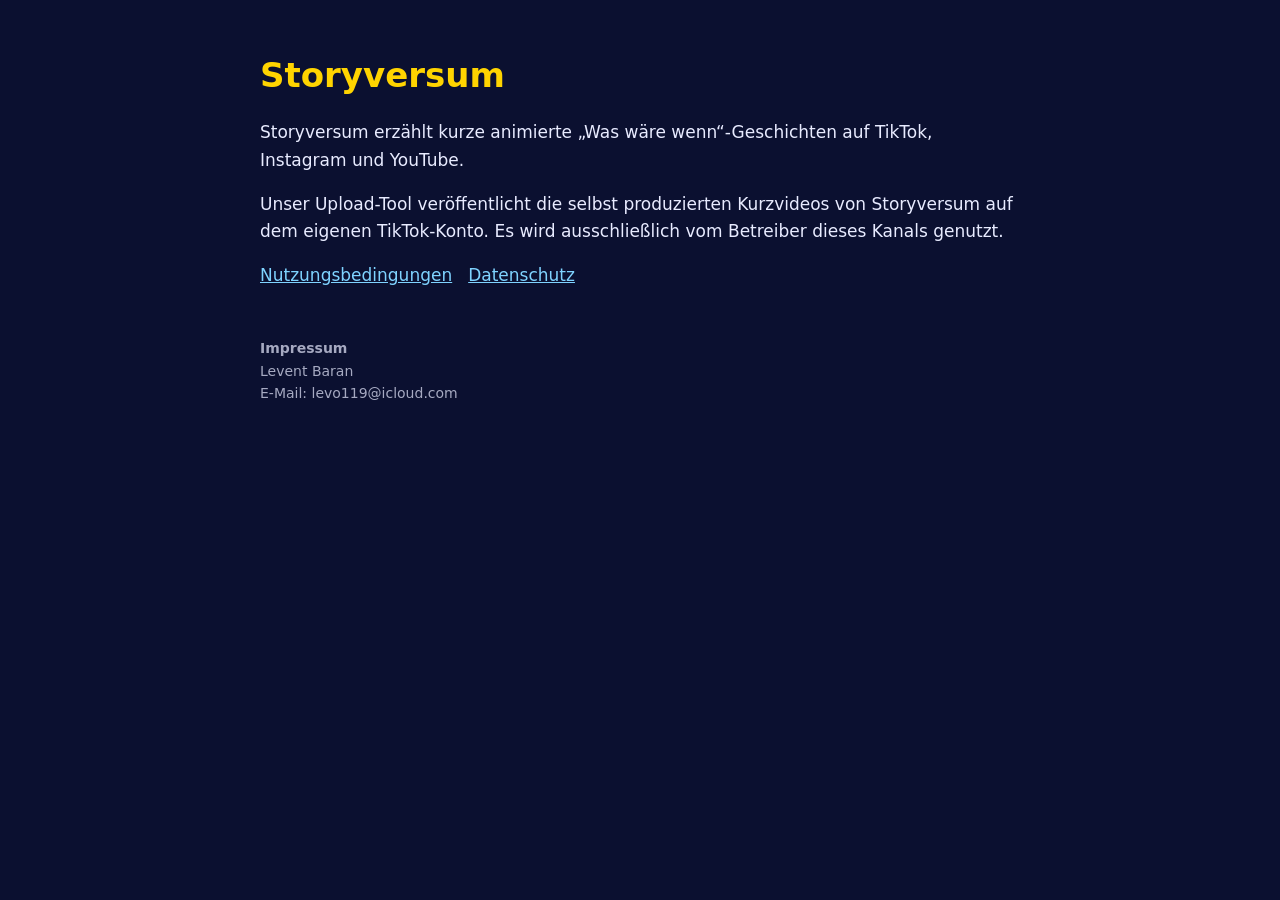
<file: index.html>
<!doctype html><html lang="de"><head><meta charset="utf-8"><meta name="viewport" content="width=device-width,initial-scale=1"><title>Storyversum</title><link rel="stylesheet" href="style.css"></head>
<body><main><h1>Storyversum</h1>
<p>Storyversum erzählt kurze animierte „Was wäre wenn“-Geschichten auf TikTok, Instagram und YouTube.</p>
<p>Unser Upload-Tool veröffentlicht die selbst produzierten Kurzvideos von Storyversum auf dem eigenen TikTok-Konto. Es wird ausschließlich vom Betreiber dieses Kanals genutzt.</p>
<nav><a href="terms.html">Nutzungsbedingungen</a><a href="privacy.html">Datenschutz</a></nav>
<footer><b>Impressum</b><br>Levent Baran<br>E-Mail: levo119@icloud.com</footer></main></body></html>
</file>
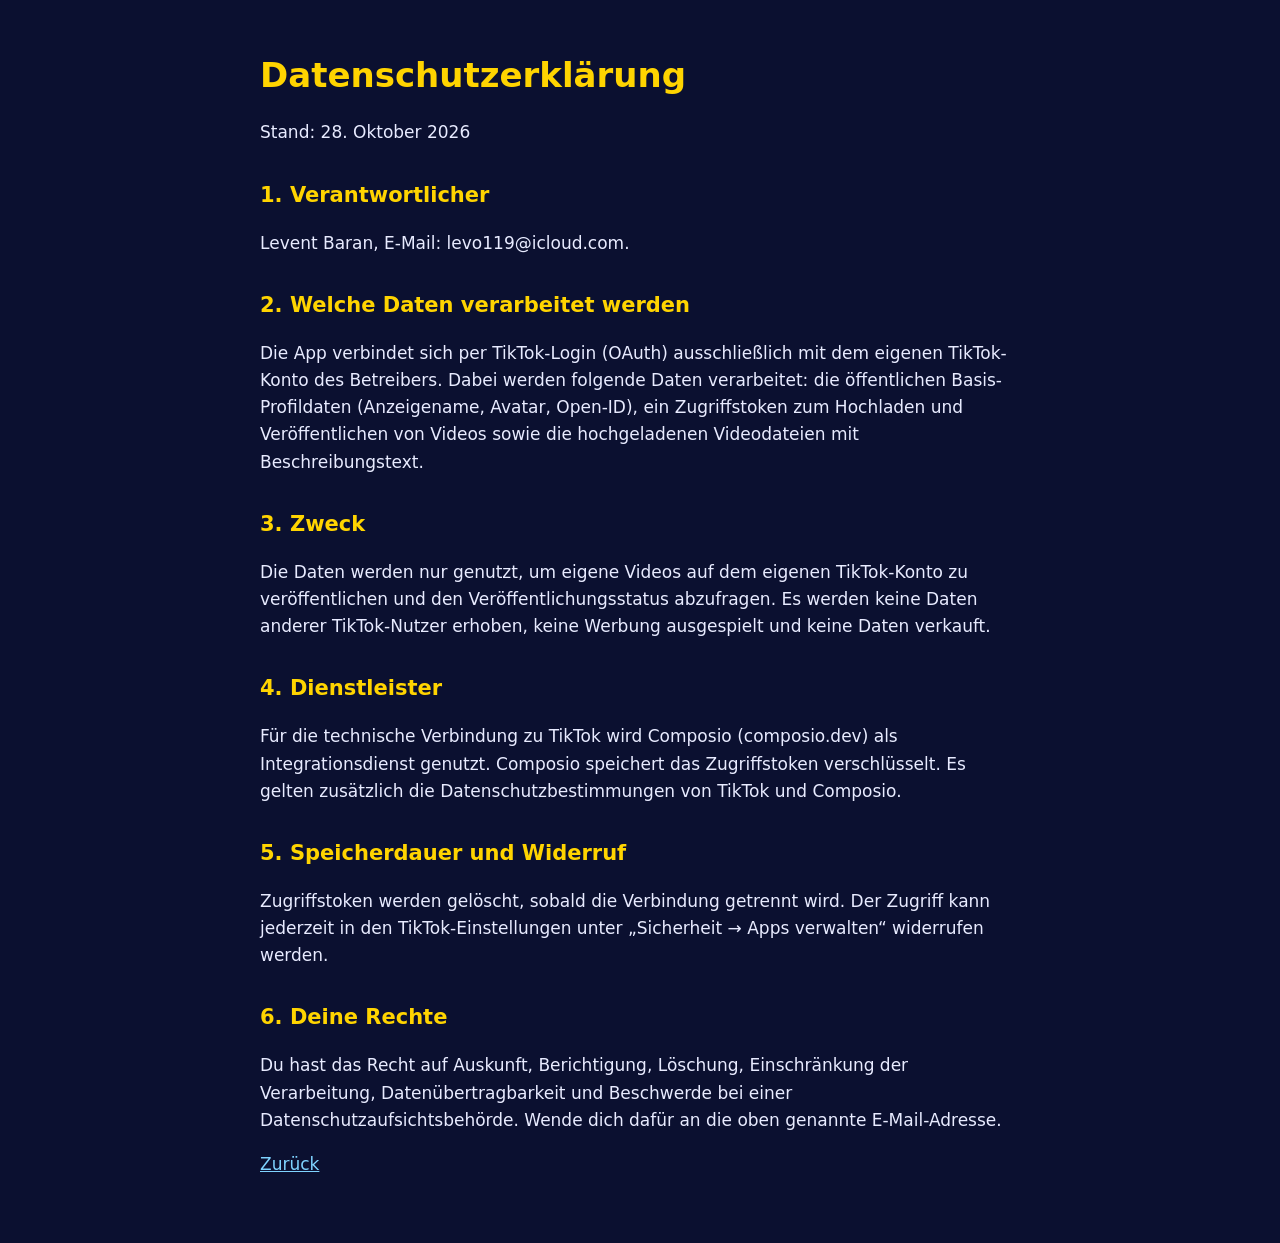
<file: privacy.html>
<!doctype html><html lang="de"><head><meta charset="utf-8"><meta name="viewport" content="width=device-width,initial-scale=1"><title>Datenschutz – Storyversum</title><link rel="stylesheet" href="style.css"></head>
<body><main><h1>Datenschutzerklärung</h1><p>Stand: 28. Oktober 2026</p>
<h2>1. Verantwortlicher</h2><p>Levent Baran, E-Mail: levo119@icloud.com.</p>
<h2>2. Welche Daten verarbeitet werden</h2><p>Die App verbindet sich per TikTok-Login (OAuth) ausschließlich mit dem eigenen TikTok-Konto des Betreibers. Dabei werden folgende Daten verarbeitet: die öffentlichen Basis-Profildaten (Anzeigename, Avatar, Open-ID), ein Zugriffstoken zum Hochladen und Veröffentlichen von Videos sowie die hochgeladenen Videodateien mit Beschreibungstext.</p>
<h2>3. Zweck</h2><p>Die Daten werden nur genutzt, um eigene Videos auf dem eigenen TikTok-Konto zu veröffentlichen und den Veröffentlichungsstatus abzufragen. Es werden keine Daten anderer TikTok-Nutzer erhoben, keine Werbung ausgespielt und keine Daten verkauft.</p>
<h2>4. Dienstleister</h2><p>Für die technische Verbindung zu TikTok wird Composio (composio.dev) als Integrationsdienst genutzt. Composio speichert das Zugriffstoken verschlüsselt. Es gelten zusätzlich die Datenschutzbestimmungen von TikTok und Composio.</p>
<h2>5. Speicherdauer und Widerruf</h2><p>Zugriffstoken werden gelöscht, sobald die Verbindung getrennt wird. Der Zugriff kann jederzeit in den TikTok-Einstellungen unter „Sicherheit → Apps verwalten“ widerrufen werden.</p>
<h2>6. Deine Rechte</h2><p>Du hast das Recht auf Auskunft, Berichtigung, Löschung, Einschränkung der Verarbeitung, Datenübertragbarkeit und Beschwerde bei einer Datenschutzaufsichtsbehörde. Wende dich dafür an die oben genannte E-Mail-Adresse.</p>
<p><a href="index.html">Zurück</a></p></main></body></html>
</file>
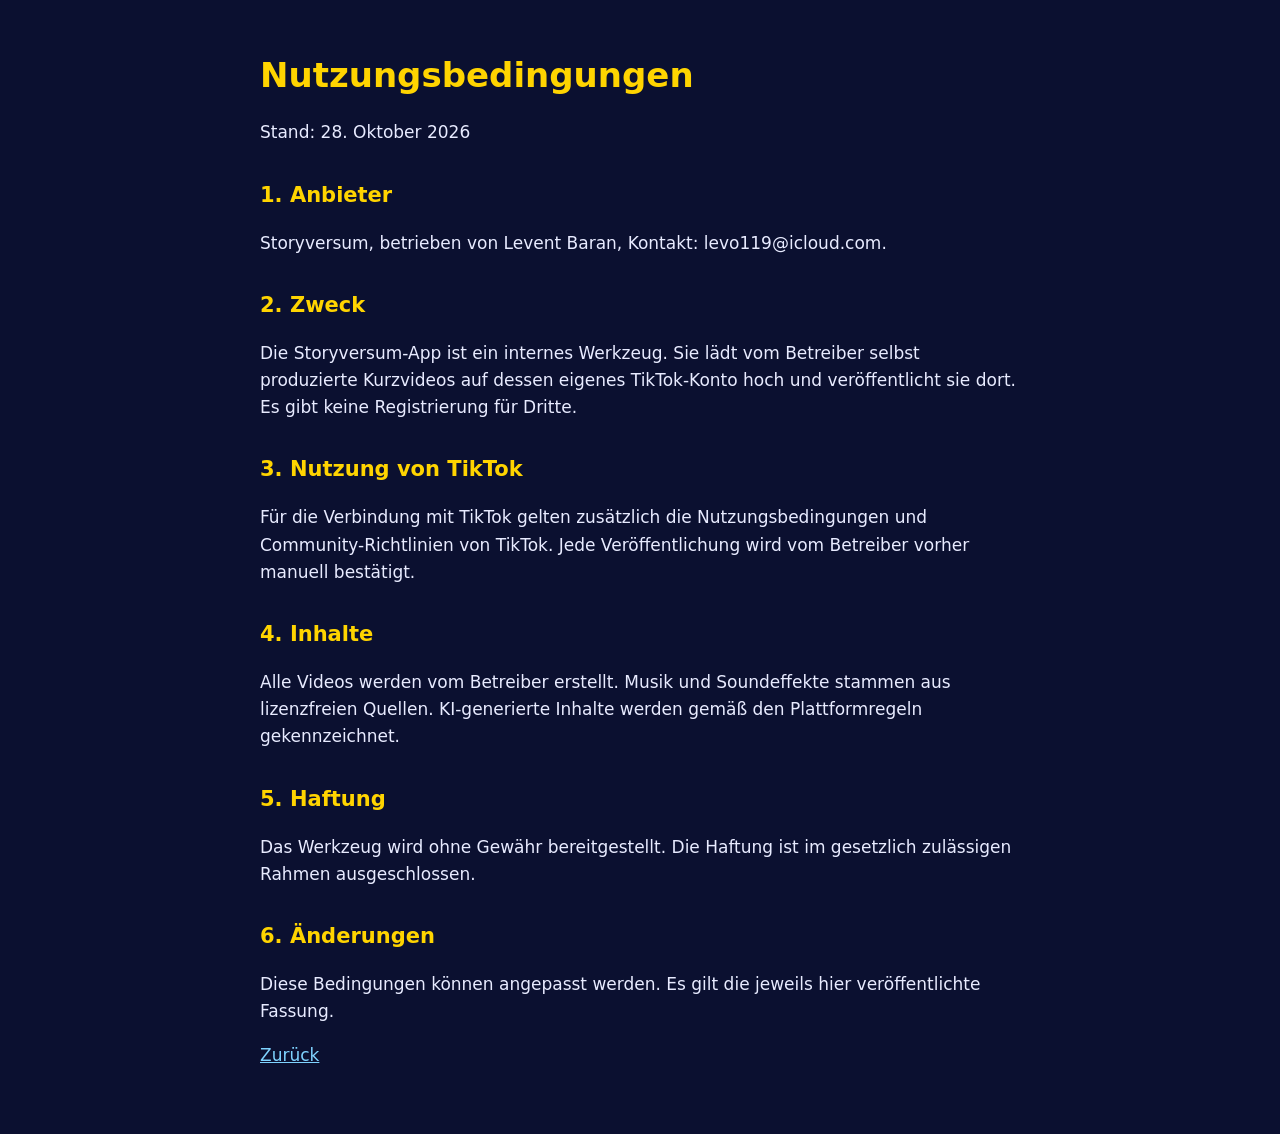
<file: terms.html>
<!doctype html><html lang="de"><head><meta charset="utf-8"><meta name="viewport" content="width=device-width,initial-scale=1"><title>Nutzungsbedingungen – Storyversum</title><link rel="stylesheet" href="style.css"></head>
<body><main><h1>Nutzungsbedingungen</h1><p>Stand: 28. Oktober 2026</p>
<h2>1. Anbieter</h2><p>Storyversum, betrieben von Levent Baran, Kontakt: levo119@icloud.com.</p>
<h2>2. Zweck</h2><p>Die Storyversum-App ist ein internes Werkzeug. Sie lädt vom Betreiber selbst produzierte Kurzvideos auf dessen eigenes TikTok-Konto hoch und veröffentlicht sie dort. Es gibt keine Registrierung für Dritte.</p>
<h2>3. Nutzung von TikTok</h2><p>Für die Verbindung mit TikTok gelten zusätzlich die Nutzungsbedingungen und Community-Richtlinien von TikTok. Jede Veröffentlichung wird vom Betreiber vorher manuell bestätigt.</p>
<h2>4. Inhalte</h2><p>Alle Videos werden vom Betreiber erstellt. Musik und Soundeffekte stammen aus lizenzfreien Quellen. KI-generierte Inhalte werden gemäß den Plattformregeln gekennzeichnet.</p>
<h2>5. Haftung</h2><p>Das Werkzeug wird ohne Gewähr bereitgestellt. Die Haftung ist im gesetzlich zulässigen Rahmen ausgeschlossen.</p>
<h2>6. Änderungen</h2><p>Diese Bedingungen können angepasst werden. Es gilt die jeweils hier veröffentlichte Fassung.</p>
<p><a href="index.html">Zurück</a></p></main></body></html>
</file>
<file: style.css>
body{margin:0;background:#0b1030;color:#e8ebff;font:17px/1.6 system-ui,sans-serif}
main{max-width:760px;margin:0 auto;padding:48px 20px}
h1{color:#ffd400;font-size:34px;margin:0 0 8px}h2{color:#ffd400;font-size:21px;margin-top:32px}
a{color:#7fd3ff}nav a{margin-right:16px}footer{margin-top:48px;font-size:14px;opacity:.7}
</file>
